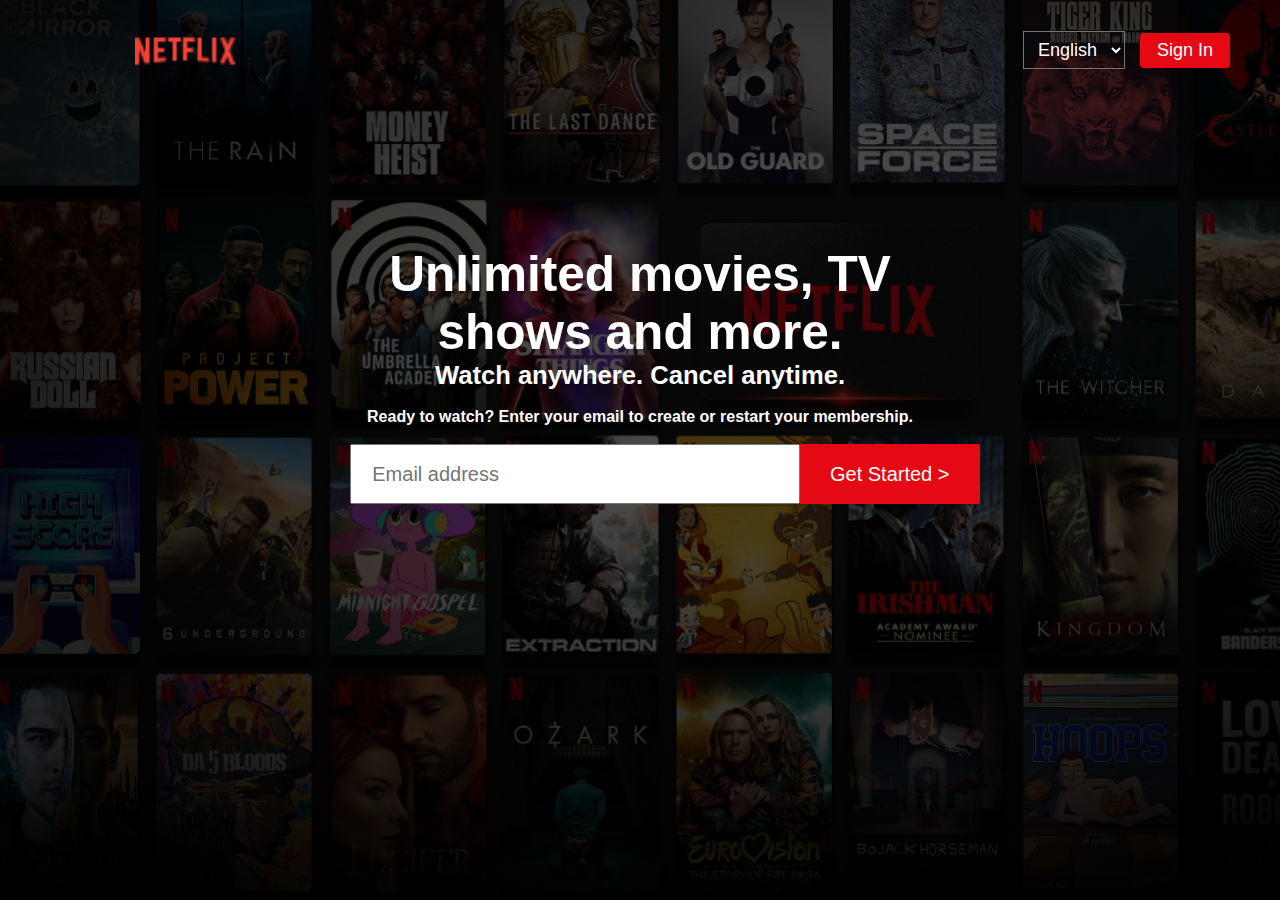
<file: Netflix/index.html>
<!DOCTYPE html>
<head>
    <meta charset="UTF-8">
    <meta name="viewport" content="width=device-width, initial-scale=1.0">
    <link rel="stylesheet" href="index.css">
    <title>Netflix</title>
</head>
 </body>
    <div class="container">
        <!-- <img src="./netflix baground.jpg" alt="background"> -->
        <nav class="navbar">
            <div class="left">
                <img src="./netflix-logo.png" alt="netflix">
            </div>
            <div class="right">
                <select name="language" class="language">
                    <option value="English">English</option>
                    <option value="Hindi">Hindi</option>
                    <option value="Telugu">Telugu</option>
                    <option value="Tamil">Tamil</option>
                    
                </select>
                <button><a href="#">Sign In</a></button>
            </div>
        </nav>

        <div class="title">
            <div class="content">
                <h1>Unlimited movies, TV shows and more.</h1>
                <h2>Watch anywhere. Cancel anytime.</h2>
                <form action="#">
                    <h3>Ready to watch? Enter your email to create or restart your membership.</h3>
                    <div class="email">
                        <input type="email" name="email" placeholder="Email address">
                        <button><a href="#">Get Started  ></a></button>
                    </div>
                </form>
            </div>
        </div>
    </div> 
</body>
</html>
</file>
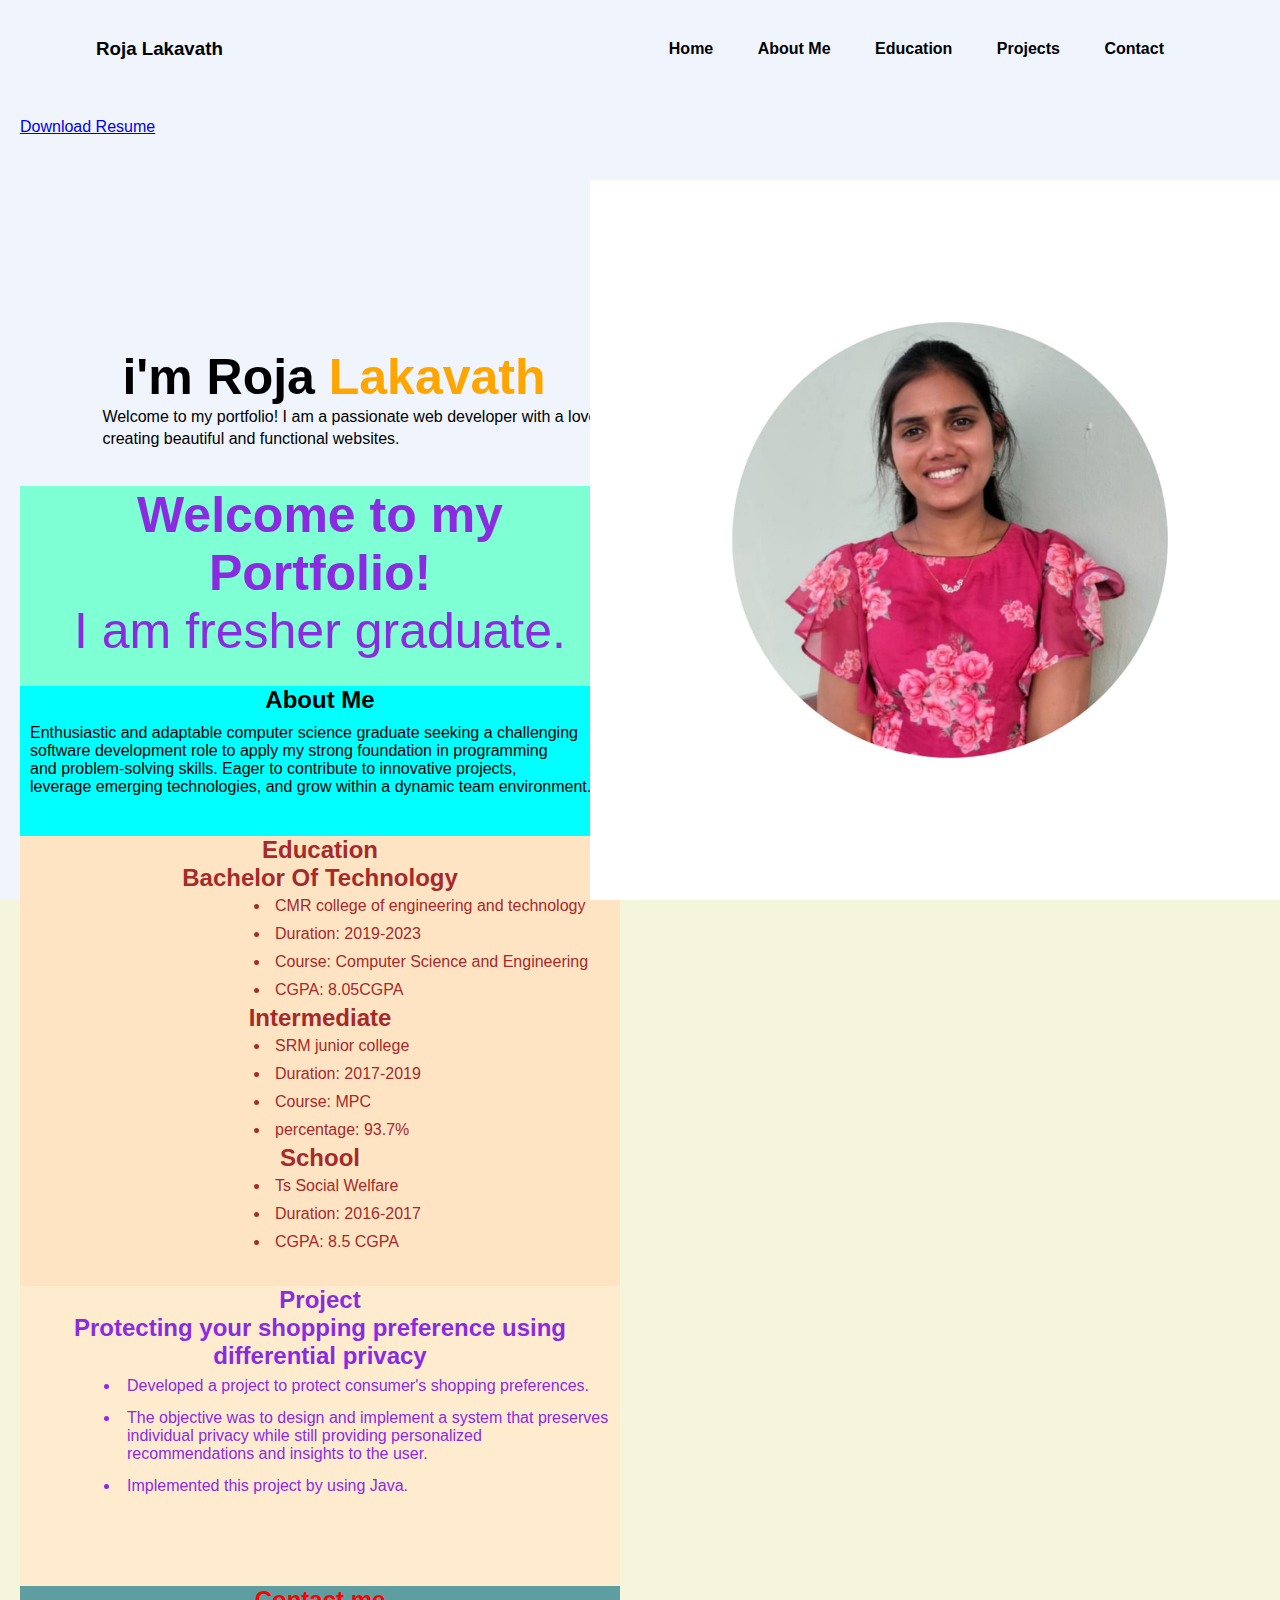
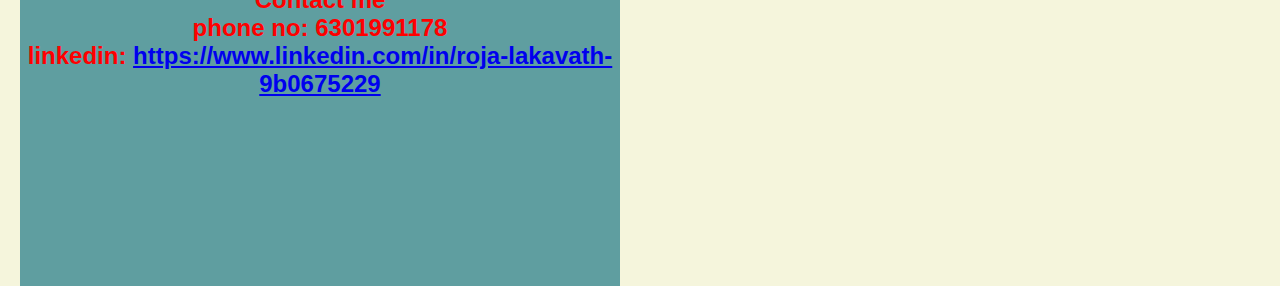
<file: portfolio/index.html>
<!DOCTYPE html>
<html lang="en">
<head>
    <meta charset="UTF-8">
    <meta name="viewport" content="width=device-width, initial-scale=1.0">
    <link rel="stylesheet" href="./index.css">
    <title>Roja Lakavath's Portfolio</title>
</head>
<body>
    <div class="container">
        <nav>
            <h3>Roja Lakavath</h3>
            <!-- <img src="./laptop.png" class="logo"> -->
            <ul>
                <li><a href="#" onclick="showContent('home')">Home</a></li>
                <li><a href="#" onclick="showContent('about')">About Me</a></li>
                <li><a href="#" onclick="showContent('education')">Education</a></li>
                <li><a href="#" onclick="showContent('projects')">Projects</a></li>
                <li><a href="#" onclick="showContent('contact')">Contact</a></li>
            </ul>
        </nav>
        <div class="content download">
            <!-- <button>Download Resume</button> -->
            <div id="resume" class="hidden">
                <a href="./Rojabai Lakavath Resume1.pdf" target="_blank">Download Resume</a>
            </div>
        </div>
        <div class="image">
            <img src="./Rojabai.jpg" class="girl">
        </div>
        <div class="detail">
            <h1>i'm Roja<span> Lakavath</span></h1>
            <p>Welcome to my portfolio! I am a passionate web developer with a love for<br> creating
                beautiful and functional websites.</p>
        </div><br><br>
        <div class="content home">
            <h2>Welcome to my Portfolio!</h2>
            <p>I am fresher graduate.</p>
              
        </div>
        <div class=" content about">
            <h2>About Me</h2>
            <p>Enthusiastic and adaptable computer science graduate seeking a 
                challenging <br>software development role to apply my strong foundation
                in programming<br> and problem-solving skills. Eager to contribute to innovative projects,<br>
                leverage emerging technologies, and grow within a dynamic team environment.</p>
        </div>
        <div class="content education">
            <h2>Education</h2>
            <h2>Bachelor Of Technology</h2>
            <ul>
                <li>CMR college of engineering and technology</li>
                <li>Duration: 2019-2023</li>
                <li>Course: Computer Science and Engineering</li>
                <li>CGPA: 8.05CGPA</li>
            </ul>
            <h2>Intermediate</h2>
            <ul>
                <li>SRM junior college</li>
                <li>Duration: 2017-2019</li>
                <li>Course: MPC</li>
                <li>percentage: 93.7%</li>
            </ul>
            <h2>School</h2>
            <ul>
                <li>Ts Social Welfare</li>
                <li>Duration: 2016-2017</li>
                <li>CGPA: 8.5 CGPA</li>
            </ul>
            
        </div>
        <div class="content projects">
            <h2>Project</h2>
            <h2>Protecting your shopping preference using differential privacy</h2>
            <ul>
                <li>Developed a project to protect consumer's shopping preferences.
                </li>
                <li>The objective was to design and implement a system that preserves<br>individual privacy
                    while still providing personalized<br>recommendations and insights to the user.
                    </li>
                <li>Implemented this project by using Java.</li>
            </ul>
        </div>
        <div class="content contact">
            <h2>Contact me</h2>
            <h2>phone no: 6301991178</h2>
           <h2>linkedin: <a href="https://www.linkedin.com/in/roja-lakavath" target="_blank">https://www.linkedin.com/in/roja-lakavath-9b0675229</a></h2>
        </div>
    </div>
    <script src="script.js"></script>
</body>
</html>
</file>
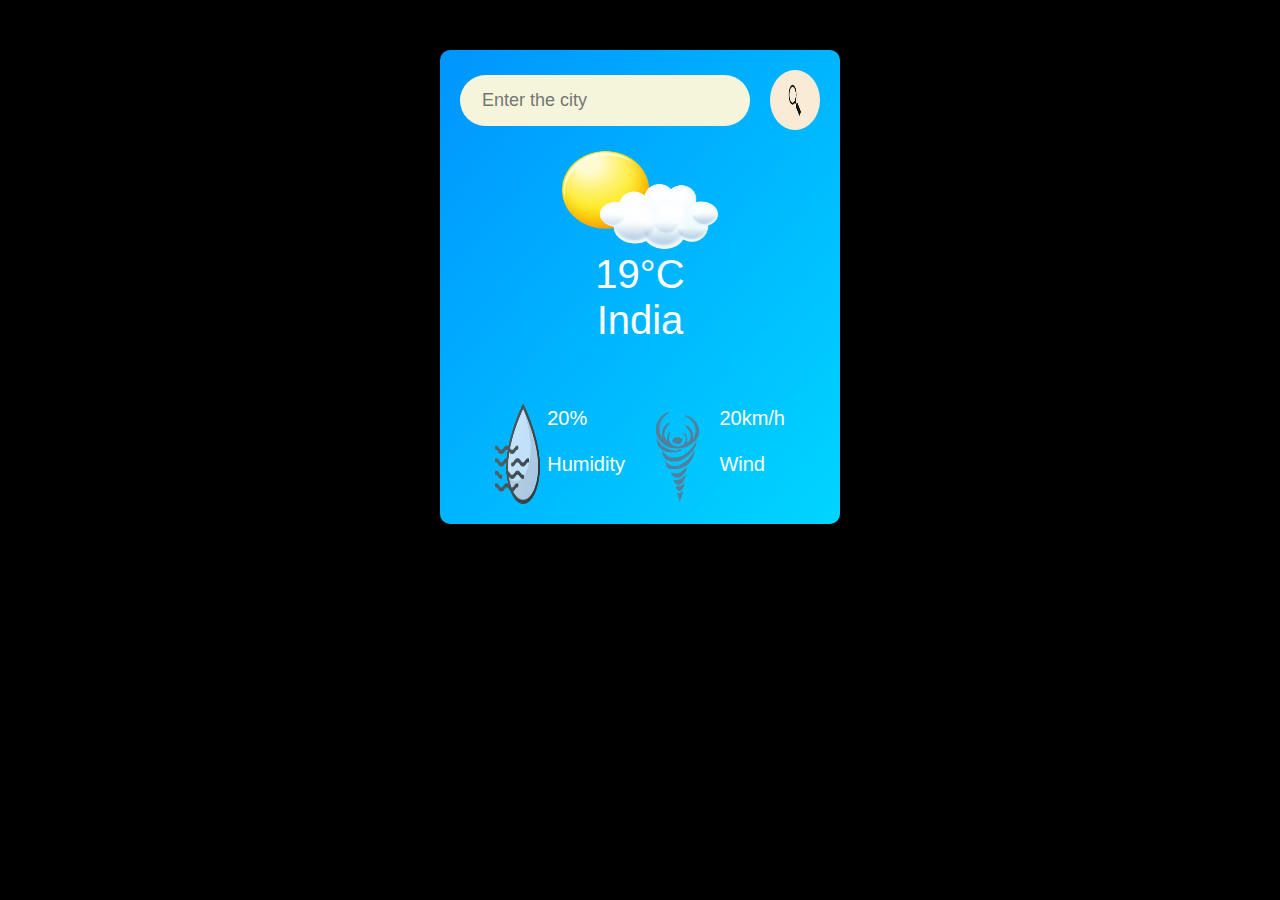
<file: weather website/index.html>
<!DOCTYPE html>
<html lang="en">
<head>
    <meta charset="UTF-8">
    <meta name="viewport" content="width=device-width, initial-scale=1.0">
    <title>Weather</title>
    <link rel="stylesheet" href="https://cdn.jsdelivr.net/npm/bootstrap@4.3.1/dist/css/bootstrap.min.css" integrity="sha384-ggOyR0iXCbMQv3Xipma34MD+dH/1fQ784/j6cY/iJTQUOhcWr7x9JvoRxT2MZw1T" crossorigin="anonymous">
    <link rel="stylesheet" href="style.css" />
</head>
<body>
    <div class="container-style">
        <div class="search">
            <input type="text" id="cityInput" placeholder="Enter the city">
            <button id="searchBtn"><img src="./Photos/search.png" alt="search"></button>
        </div>
        <div class="error" id="error">
            <p>Invalid city name</p>
        </div>
        <div class="weather">
            <img src="./Photos/clear.png" class="icons" alt="">
            <h1 class="temperature">19°C</h1>
            <h2 class="city">India</h2>
            <div class="detail">
                <div class="col">
                    <img src="./Photos/Humidity.png" alt="">
                    <div class="humidity">
                        <p class="humidityValue">20%</p>
                        <p>Humidity</p>
                    </div>
                </div>
                <div class="col">
                    <img src="./Photos/wind.png" alt="">
                    <div class="wind">
                        <p class="windSpeed">20km/h</p>
                        <p>Wind</p>
                    </div>
                </div>
            </div>
        </div>
    </div>

    <script src="script.js"></script>
</body>
</html>
</file>
<file: Netflix/index.css>
*{
    padding: 0;
    margin: 0;
    box-sizing: border-box;
}
body{
    width: 100%;
    height: 100%;
    color: white;
    background: black;
    font-family: 'Helvetica Neue',Helvetica,Arial,sans-serif;
}
.container::before{
    content: "";
    background: url(./netflix\ baground.jpg) no-repeat center center/cover;
    position: absolute;
    height: 100%;
    width: 100%;
    opacity: 0.3;
    z-index: -1;
}
.container .navbar{
    height: 100px;
    display: flex;
}
.container .navbar .left{
    height: 100%;
    display: flex;
    float: left;
}
.container .navbar .left img{
    height: 100px;
    position: absolute;
    left: 35px;
}
.container .navbar .right{
    display: flex;
    height: 100px;
    float: right;
    position: absolute;
    right: 50px;
}
.container .navbar .right .language{
    margin: auto;
    align-items: center;
    justify-content: center;
    font-size: 18px;
    padding: 7px 10px;
    color: white;
    background: none;
    cursor: pointer;
    margin-right: 15px;
}
.container .navbar .right .language option{
    background-color: grey;
}
.container .navbar .right button{
    margin: auto;
    align-items: center;
    justify-content: center;
    font-size: 18px;
    font-weight: 400;
    padding: 7px 17px;
    background: #e50914;
    cursor: pointer;
    outline: none;
    border-radius: 4px;
    border: none;
}
.container .navbar .right button a{
    text-decoration: none;
    color: white;
}
.container .title{
    padding: 70px 45px;
}
.container .title .content{
    width: 950px;
    margin: auto;
    padding: 75px 0;
    text-align: center;
}
.container .title .content h1{
    width: 650px;
    margin: auto;
    font-size: 3.1rem;
    text-align: center;
}
.container .title .content h2{
    width: 650px;
    margin: auto;
    font-size: 1.6rem;
    text-align: center;
}
.container .title .content form h3{
    font-size: 1rem;
    margin: 18px 0;
    text-align: center;
}
.container .title .content form .email{
    width: 1000px;
    margin: auto;
}
.container .title .content form .email input{
    height: 60px;
    width: 450px;
    margin: auto;
    padding: 20px;
    font-size: 20px;
    outline: none;
}
.container .title .content form .email button{
    margin: auto;
    height: 60px;
    width: 180px;
    align-items: center;
    justify-content: center;
    font-size: 20px;
    padding: 7px 17px;
    background: #e50914;
    cursor: pointer;
    outline: none;
    border-top-right-radius: 2px;
    border-bottom-right-radius: 2px;
    border: none;
    margin-left: -5px;
}
.container .title .content form .email button:hover{
    background-color: #f40612;
}
.container .title .content form .email button a{
    text-decoration: none;
    color: white;
}
.left img{
    margin-left: 100px;
}
</file>
<file: portfolio/index.css>
* {
    margin: 0;
    padding: 0;
    font-family: sans-serif;
}

body {
    background-color: beige;
}

@media screen and (max-width: 1000px) {
    body {
        background-color: beige;
    }
}

.container {
    position: relative;
    width: 100%;
    height: 100vh;
    background: #eff4fd;
}

nav {
    display: flex;
    width: 85%;
    margin: auto;
    padding: 30px 10px;
    align-items: center;
    justify-content: space-between;
}

.logo {
    height: 50px;
    width: 50px;
}

nav ul li {
    display: inline-block;
    list-style: none;
    margin: 10px 20px;
}

nav ul li a {
    text-decoration: none;
    color: black;
    font-weight: bold;
}

nav ul li a:hover {
    color: #ff0000;
}

.detail {
    margin-left: 8%;
    margin-top: 15%;
}

.detail h1 {
    font-size: 50px;
    color: black;
    margin-left: 20px;
}

.detail p {
    color: black;
    line-height: 22px;
}

.detail span {
    color: orange;
}



.image {
    width: 45%;
    height: 80%;
    position: fixed;
    bottom: 0;
    right: 100px;
}

.image img {
    height: 100%;
    position: absolute;
    left: 60%;
    bottom: 3%0;
    transform: translateX(-50%);
    transition: bottom 1s, left 1s;
}
.home{
    width: 600px;
    height:200px;
    background-color: aquamarine;
    color: blueviolet;
    margin-left: 20px;
}
.home h2 {
    text-align: center;
    font-size: 50px;
}
.home p{
    text-align: center;
    font-size: 50px;
}
.about{
    margin-left: 20px;
    width: 600px;
    height: 150px;
    background-color: aqua;
    color: black;

}
.about h2{
    text-align: center;
}
.about p{
    padding: 10px;
}
.education{
    margin-left: 20px;
    width: 600px ;
    height: 450px;
    background-color: bisque;
    color: brown;
}
.education h2{
   text-align: center;
}
.education li{
    padding: 5px;
    margin-left: 250px;
}
.projects{
    margin-left: 20px;
    width:600px ;
    height:300px ;
    background-color: blanchedalmond;
    color: blueviolet;
}
.projects h2{
    text-align: center;
}
.projects li{
 margin-left: 100px;
padding: 7px;
}

.contact{
    width: 600px;
    height: 300px;
    background-color: cadetblue;
    color: #ff0000;
    margin-left: 20px;
}
.contact h2{
    text-align: center;
}

.download {
    display: flex;
    padding: 20px;
}

.download h2 {
    color: #333;
    font-size: 24px;
    margin-bottom: 10px;
}

@media screen and (max-width: 1000px) {
    .container {
        width: 90%;
    }

    .image {
        width: 100%;
        position: static;
    }

    .detail {
        margin-left: 0;
    }
}
</file>
<file: weather website/style.css>
* {
    padding: 0px;
    margin: 0px;
    box-sizing: border-box;
}

body {
    background-color: #000000;
}

.container-style {
    width: 400px;
    background: linear-gradient(130deg, rgb(0, 149, 255) , #00d5ff);
    color: white;
    padding: 20px;
    margin: 50px auto 0;
    border-radius: 10px;
    text-align: center;
}

.container-style img {
    width: 40px;
    height: 40px;
}

.search {
    width: 100%;
    display: flex;
    align-items: center;
    justify-content: space-between;
}

.search input {
    border: 0;
    outline: 0;
    padding: 12px 22px;
    flex: 1;
    margin-right: 20px;
    border-radius: 30px;
    font-size: 18px;
    background-color: beige;
    color: black;
}

.search button {
    border: 0;
    outline: 0;
    background-color: antiquewhite;
    width: 50px;
    height: 60px;
    border-radius: 50%;
}

.search button img {
    width: 16px;
}

.weather img {
    width: 100px;
    height: 100px;
}

.weather .icons {
    margin-top: 20px;
    width: 160px;
}

.weather h1 {
    font-size: 40px;
    font-weight: 40px;
}

.weather h2 {
    font-size: 40px;
    font-weight: 40px;
    margin-top: -10px;
}

.detail {
    display: flex;
    align-items: center;
    justify-content: space-between;
    padding: 0px 20px;
    margin-top: 50px;
}

.col {
    display: flex;
    align-items: center;
    justify-content: space-between;
    text-align: left;
}

.col img {
    width: 45px;
    margin-top: 10px;
}

.humidity, .wind {
    font-size: 20px;
}

.error {
    text-align: left;
    color: red;
    margin-top: 5px;
    margin-left: 5px;
    display: none;
}

#a {
    font-size: 10px;
}
</file>
